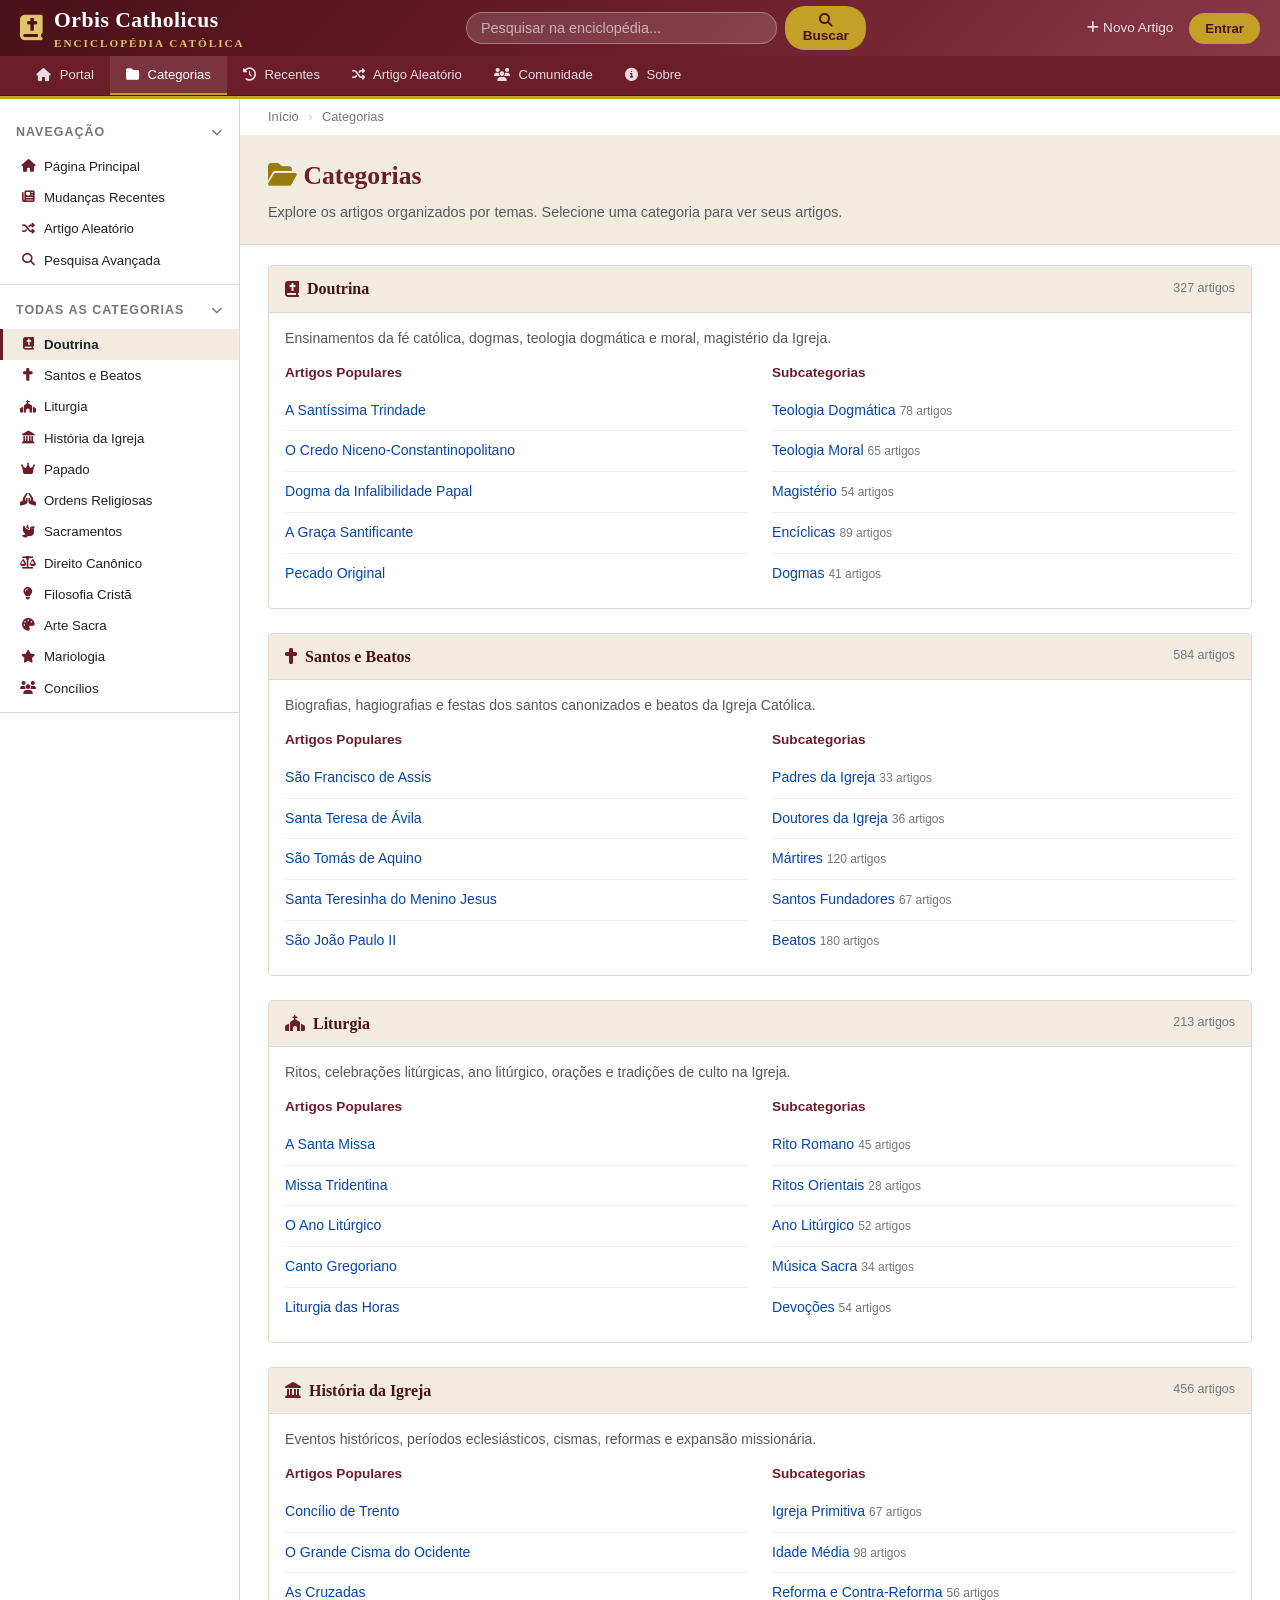
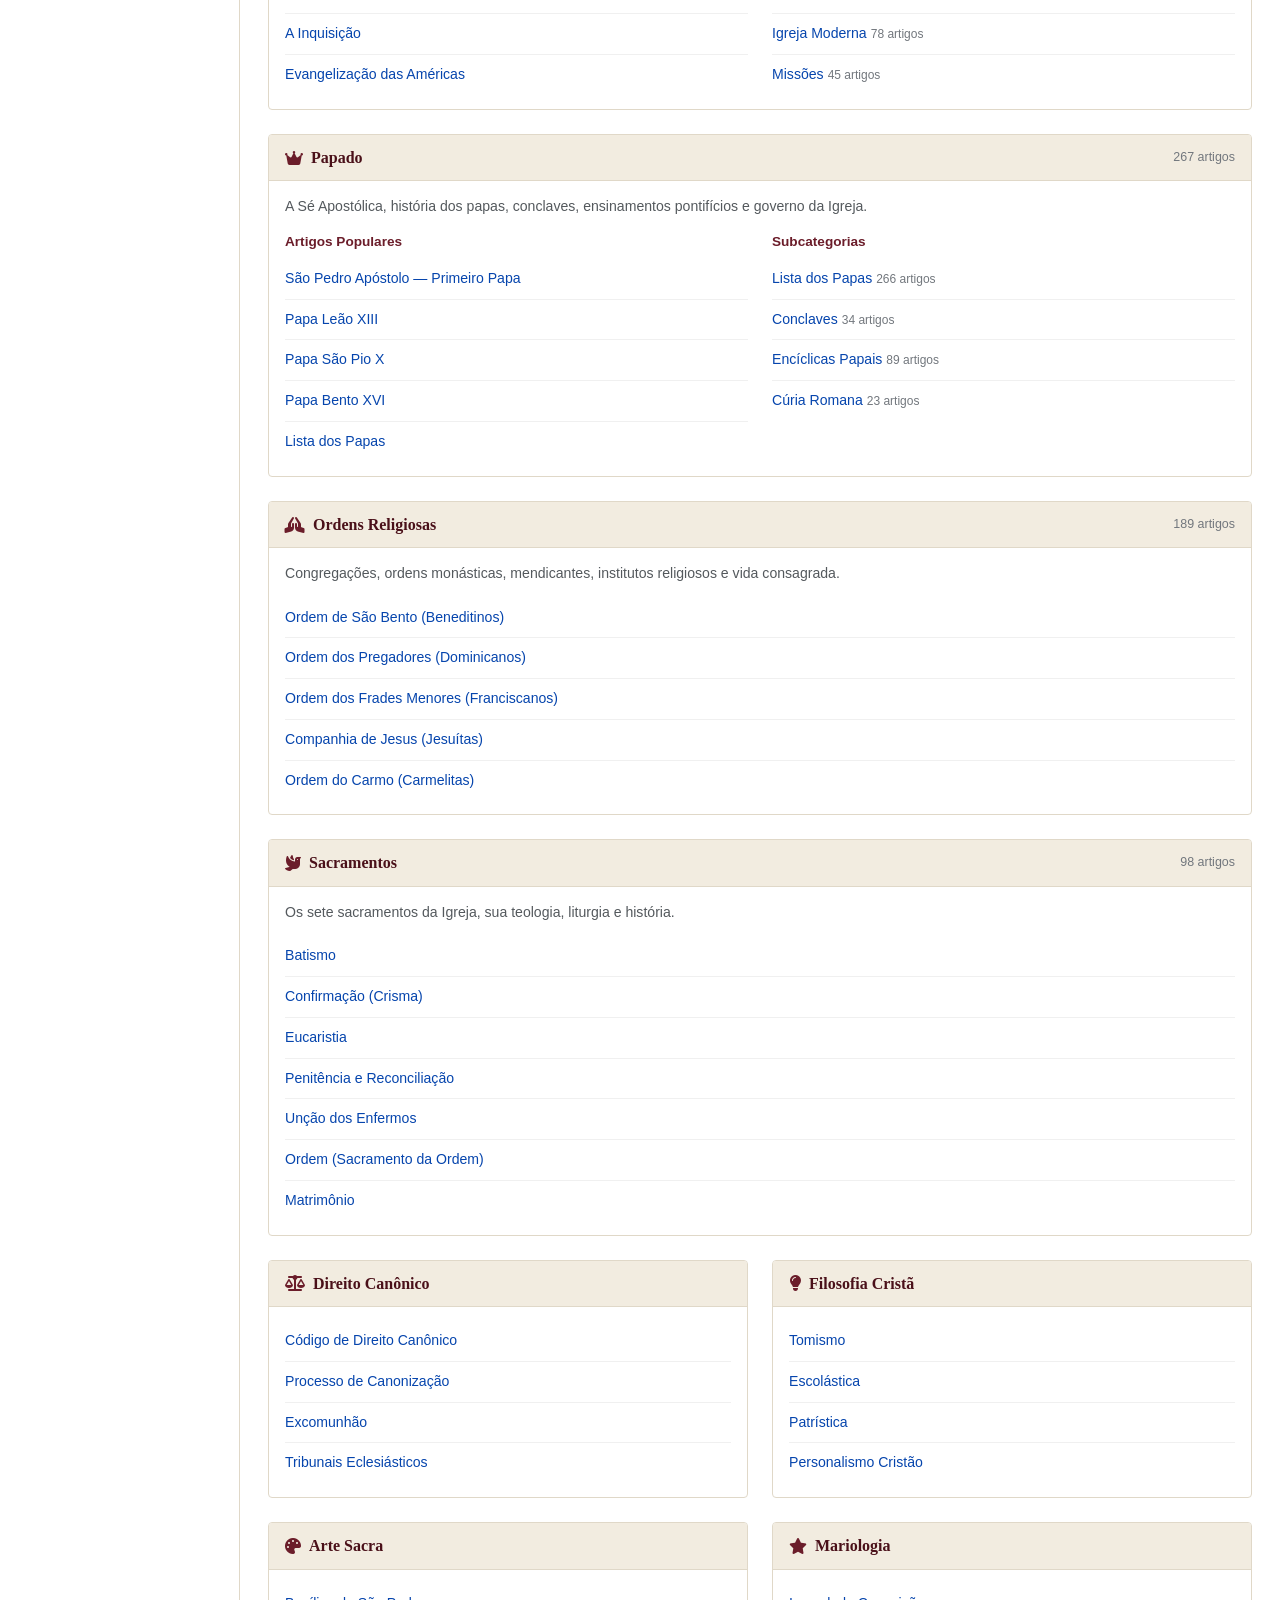
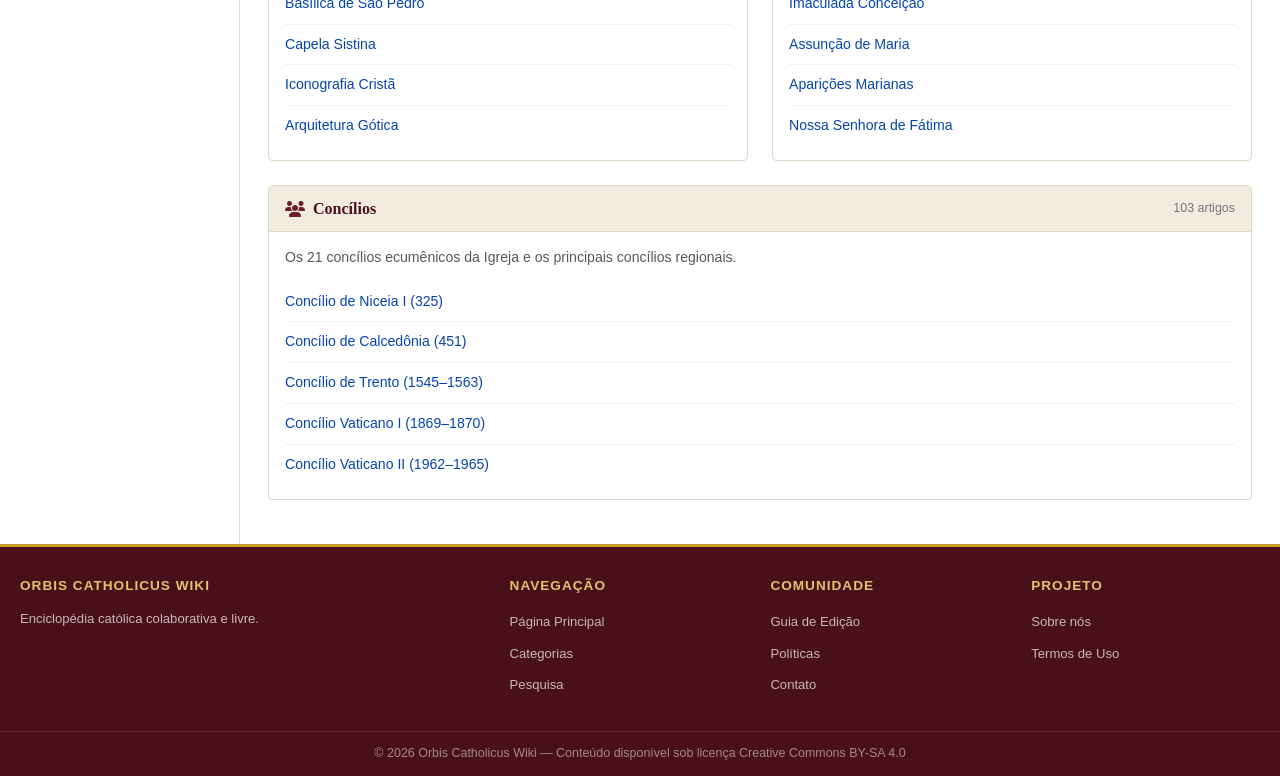
<file: category.html>
<!DOCTYPE html>
<html lang="pt-BR">
<head>
    <meta charset="UTF-8">
    <meta name="viewport" content="width=device-width, initial-scale=1.0">
    <title>Categorias — Orbis Catholicus Wiki</title>
    <meta name="description" content="Explore os artigos do Orbis Catholicus Wiki organizados por categoria: doutrina, santos, liturgia, história e muito mais.">
    <link rel="stylesheet" href="css/style.css">
    <link rel="stylesheet" href="https://cdnjs.cloudflare.com/ajax/libs/font-awesome/6.5.1/css/all.min.css" integrity="sha512-DTOQO9RWCH3ppGqcWaEA1BIZOC6xxalwEsw9c2QQeAIftl+Vegovlnee1c9QX4TctnWMn13TZye+giMm8e2LwA==" crossorigin="anonymous" referrerpolicy="no-referrer" />
</head>
<body>

    <!-- Header -->
    <header class="site-header">
        <div class="header-top">
            <button class="sidebar-toggle" id="sidebarToggle" aria-label="Menu">
                <i class="fas fa-bars"></i>
            </button>
            <div class="logo-area">
                <i class="fas fa-book-bible logo-icon"></i>
                <h1>
                    <a href="index.html">Orbis Catholicus</a>
                    <span class="subtitle">Enciclopédia Católica</span>
                </h1>
            </div>
            <form class="header-search" action="search.html" method="get">
                <input type="search" name="q" placeholder="Pesquisar na enciclopédia..." aria-label="Pesquisar">
                <button type="submit"><i class="fas fa-search"></i> Buscar</button>
            </form>
            <div class="header-user">
                <a href="#" class="btn-create"><i class="fas fa-plus"></i> Novo Artigo</a>
                <a href="#" class="btn-login">Entrar</a>
            </div>
        </div>
        <nav class="nav-bar">
            <ul>
                <li><a href="index.html"><i class="fas fa-home"></i> Portal</a></li>
                <li><a href="category.html" class="active"><i class="fas fa-folder"></i> Categorias</a></li>
                <li><a href="#"><i class="fas fa-clock-rotate-left"></i> Recentes</a></li>
                <li><a href="#"><i class="fas fa-random"></i> Artigo Aleatório</a></li>
                <li><a href="#"><i class="fas fa-users"></i> Comunidade</a></li>
                <li><a href="#"><i class="fas fa-circle-info"></i> Sobre</a></li>
            </ul>
        </nav>
    </header>

    <div class="sidebar-overlay" id="sidebarOverlay"></div>

    <div class="main-layout">
        <!-- Sidebar -->
        <aside class="sidebar" id="sidebar">
            <div class="sidebar-section">
                <h3>Navegação <i class="fas fa-chevron-down toggle"></i></h3>
                <ul class="sidebar-links">
                    <li><a href="index.html"><i class="fas fa-home"></i> Página Principal</a></li>
                    <li><a href="#"><i class="fas fa-newspaper"></i> Mudanças Recentes</a></li>
                    <li><a href="#"><i class="fas fa-random"></i> Artigo Aleatório</a></li>
                    <li><a href="search.html"><i class="fas fa-search"></i> Pesquisa Avançada</a></li>
                </ul>
            </div>
            <div class="sidebar-section">
                <h3>Todas as Categorias <i class="fas fa-chevron-down toggle"></i></h3>
                <ul class="sidebar-links">
                    <li class="active"><a href="#doutrina"><i class="fas fa-book-bible"></i> Doutrina</a></li>
                    <li><a href="#santos"><i class="fas fa-cross"></i> Santos e Beatos</a></li>
                    <li><a href="#liturgia"><i class="fas fa-church"></i> Liturgia</a></li>
                    <li><a href="#historia"><i class="fas fa-landmark"></i> História da Igreja</a></li>
                    <li><a href="#papado"><i class="fas fa-crown"></i> Papado</a></li>
                    <li><a href="#ordens"><i class="fas fa-hands-praying"></i> Ordens Religiosas</a></li>
                    <li><a href="#sacramentos"><i class="fas fa-dove"></i> Sacramentos</a></li>
                    <li><a href="#direito"><i class="fas fa-scale-balanced"></i> Direito Canônico</a></li>
                    <li><a href="#filosofia"><i class="fas fa-lightbulb"></i> Filosofia Cristã</a></li>
                    <li><a href="#arte"><i class="fas fa-palette"></i> Arte Sacra</a></li>
                    <li><a href="#mariologia"><i class="fas fa-star"></i> Mariologia</a></li>
                    <li><a href="#concilios"><i class="fas fa-users"></i> Concílios</a></li>
                </ul>
            </div>
        </aside>

        <!-- Content -->
        <main class="content-area">
            <!-- Breadcrumbs -->
            <div class="breadcrumbs">
                <a href="index.html">Início</a> <span>›</span>
                Categorias
            </div>

            <div class="category-header">
                <h1><i class="fas fa-folder-open" style="color: var(--gold-dark);"></i> Categorias</h1>
                <p>Explore os artigos organizados por temas. Selecione uma categoria para ver seus artigos.</p>
            </div>

            <div class="category-body">

                <!-- Doutrina -->
                <div class="section-box" style="margin-bottom: 24px;" id="doutrina">
                    <div class="section-box-header">
                        <i class="fas fa-book-bible"></i>
                        <h3>Doutrina</h3>
                        <span style="margin-left: auto; font-size: 0.78rem; color: var(--text-muted);">327 artigos</span>
                    </div>
                    <div class="section-box-body">
                        <p style="margin-bottom: 12px; color: var(--text-secondary); font-size: 0.88rem;">
                            Ensinamentos da fé católica, dogmas, teologia dogmática e moral, magistério da Igreja.
                        </p>
                        <div class="section-grid" style="margin-bottom: 0;">
                            <div>
                                <h4 style="font-size: 0.85rem; color: var(--primary); margin-bottom: 6px;">Artigos Populares</h4>
                                <ul class="article-list">
                                    <li><a href="article.html">A Santíssima Trindade</a></li>
                                    <li><a href="#">O Credo Niceno-Constantinopolitano</a></li>
                                    <li><a href="#">Dogma da Infalibilidade Papal</a></li>
                                    <li><a href="#">A Graça Santificante</a></li>
                                    <li><a href="#">Pecado Original</a></li>
                                </ul>
                            </div>
                            <div>
                                <h4 style="font-size: 0.85rem; color: var(--primary); margin-bottom: 6px;">Subcategorias</h4>
                                <ul class="article-list">
                                    <li><a href="#">Teologia Dogmática</a> <span class="article-meta">78 artigos</span></li>
                                    <li><a href="#">Teologia Moral</a> <span class="article-meta">65 artigos</span></li>
                                    <li><a href="#">Magistério</a> <span class="article-meta">54 artigos</span></li>
                                    <li><a href="#">Encíclicas</a> <span class="article-meta">89 artigos</span></li>
                                    <li><a href="#">Dogmas</a> <span class="article-meta">41 artigos</span></li>
                                </ul>
                            </div>
                        </div>
                    </div>
                </div>

                <!-- Santos e Beatos -->
                <div class="section-box" style="margin-bottom: 24px;" id="santos">
                    <div class="section-box-header">
                        <i class="fas fa-cross"></i>
                        <h3>Santos e Beatos</h3>
                        <span style="margin-left: auto; font-size: 0.78rem; color: var(--text-muted);">584 artigos</span>
                    </div>
                    <div class="section-box-body">
                        <p style="margin-bottom: 12px; color: var(--text-secondary); font-size: 0.88rem;">
                            Biografias, hagiografias e festas dos santos canonizados e beatos da Igreja Católica.
                        </p>
                        <div class="section-grid" style="margin-bottom: 0;">
                            <div>
                                <h4 style="font-size: 0.85rem; color: var(--primary); margin-bottom: 6px;">Artigos Populares</h4>
                                <ul class="article-list">
                                    <li><a href="#">São Francisco de Assis</a></li>
                                    <li><a href="#">Santa Teresa de Ávila</a></li>
                                    <li><a href="#">São Tomás de Aquino</a></li>
                                    <li><a href="#">Santa Teresinha do Menino Jesus</a></li>
                                    <li><a href="#">São João Paulo II</a></li>
                                </ul>
                            </div>
                            <div>
                                <h4 style="font-size: 0.85rem; color: var(--primary); margin-bottom: 6px;">Subcategorias</h4>
                                <ul class="article-list">
                                    <li><a href="#">Padres da Igreja</a> <span class="article-meta">33 artigos</span></li>
                                    <li><a href="#">Doutores da Igreja</a> <span class="article-meta">36 artigos</span></li>
                                    <li><a href="#">Mártires</a> <span class="article-meta">120 artigos</span></li>
                                    <li><a href="#">Santos Fundadores</a> <span class="article-meta">67 artigos</span></li>
                                    <li><a href="#">Beatos</a> <span class="article-meta">180 artigos</span></li>
                                </ul>
                            </div>
                        </div>
                    </div>
                </div>

                <!-- Liturgia -->
                <div class="section-box" style="margin-bottom: 24px;" id="liturgia">
                    <div class="section-box-header">
                        <i class="fas fa-church"></i>
                        <h3>Liturgia</h3>
                        <span style="margin-left: auto; font-size: 0.78rem; color: var(--text-muted);">213 artigos</span>
                    </div>
                    <div class="section-box-body">
                        <p style="margin-bottom: 12px; color: var(--text-secondary); font-size: 0.88rem;">
                            Ritos, celebrações litúrgicas, ano litúrgico, orações e tradições de culto na Igreja.
                        </p>
                        <div class="section-grid" style="margin-bottom: 0;">
                            <div>
                                <h4 style="font-size: 0.85rem; color: var(--primary); margin-bottom: 6px;">Artigos Populares</h4>
                                <ul class="article-list">
                                    <li><a href="#">A Santa Missa</a></li>
                                    <li><a href="#">Missa Tridentina</a></li>
                                    <li><a href="#">O Ano Litúrgico</a></li>
                                    <li><a href="#">Canto Gregoriano</a></li>
                                    <li><a href="#">Liturgia das Horas</a></li>
                                </ul>
                            </div>
                            <div>
                                <h4 style="font-size: 0.85rem; color: var(--primary); margin-bottom: 6px;">Subcategorias</h4>
                                <ul class="article-list">
                                    <li><a href="#">Rito Romano</a> <span class="article-meta">45 artigos</span></li>
                                    <li><a href="#">Ritos Orientais</a> <span class="article-meta">28 artigos</span></li>
                                    <li><a href="#">Ano Litúrgico</a> <span class="article-meta">52 artigos</span></li>
                                    <li><a href="#">Música Sacra</a> <span class="article-meta">34 artigos</span></li>
                                    <li><a href="#">Devoções</a> <span class="article-meta">54 artigos</span></li>
                                </ul>
                            </div>
                        </div>
                    </div>
                </div>

                <!-- História da Igreja -->
                <div class="section-box" style="margin-bottom: 24px;" id="historia">
                    <div class="section-box-header">
                        <i class="fas fa-landmark"></i>
                        <h3>História da Igreja</h3>
                        <span style="margin-left: auto; font-size: 0.78rem; color: var(--text-muted);">456 artigos</span>
                    </div>
                    <div class="section-box-body">
                        <p style="margin-bottom: 12px; color: var(--text-secondary); font-size: 0.88rem;">
                            Eventos históricos, períodos eclesiásticos, cismas, reformas e expansão missionária.
                        </p>
                        <div class="section-grid" style="margin-bottom: 0;">
                            <div>
                                <h4 style="font-size: 0.85rem; color: var(--primary); margin-bottom: 6px;">Artigos Populares</h4>
                                <ul class="article-list">
                                    <li><a href="article.html">Concílio de Trento</a></li>
                                    <li><a href="#">O Grande Cisma do Ocidente</a></li>
                                    <li><a href="#">As Cruzadas</a></li>
                                    <li><a href="#">A Inquisição</a></li>
                                    <li><a href="#">Evangelização das Américas</a></li>
                                </ul>
                            </div>
                            <div>
                                <h4 style="font-size: 0.85rem; color: var(--primary); margin-bottom: 6px;">Subcategorias</h4>
                                <ul class="article-list">
                                    <li><a href="#">Igreja Primitiva</a> <span class="article-meta">67 artigos</span></li>
                                    <li><a href="#">Idade Média</a> <span class="article-meta">98 artigos</span></li>
                                    <li><a href="#">Reforma e Contra-Reforma</a> <span class="article-meta">56 artigos</span></li>
                                    <li><a href="#">Igreja Moderna</a> <span class="article-meta">78 artigos</span></li>
                                    <li><a href="#">Missões</a> <span class="article-meta">45 artigos</span></li>
                                </ul>
                            </div>
                        </div>
                    </div>
                </div>

                <!-- Papado -->
                <div class="section-box" style="margin-bottom: 24px;" id="papado">
                    <div class="section-box-header">
                        <i class="fas fa-crown"></i>
                        <h3>Papado</h3>
                        <span style="margin-left: auto; font-size: 0.78rem; color: var(--text-muted);">267 artigos</span>
                    </div>
                    <div class="section-box-body">
                        <p style="margin-bottom: 12px; color: var(--text-secondary); font-size: 0.88rem;">
                            A Sé Apostólica, história dos papas, conclaves, ensinamentos pontifícios e governo da Igreja.
                        </p>
                        <div class="section-grid" style="margin-bottom: 0;">
                            <div>
                                <h4 style="font-size: 0.85rem; color: var(--primary); margin-bottom: 6px;">Artigos Populares</h4>
                                <ul class="article-list">
                                    <li><a href="#">São Pedro Apóstolo — Primeiro Papa</a></li>
                                    <li><a href="#">Papa Leão XIII</a></li>
                                    <li><a href="#">Papa São Pio X</a></li>
                                    <li><a href="#">Papa Bento XVI</a></li>
                                    <li><a href="#">Lista dos Papas</a></li>
                                </ul>
                            </div>
                            <div>
                                <h4 style="font-size: 0.85rem; color: var(--primary); margin-bottom: 6px;">Subcategorias</h4>
                                <ul class="article-list">
                                    <li><a href="#">Lista dos Papas</a> <span class="article-meta">266 artigos</span></li>
                                    <li><a href="#">Conclaves</a> <span class="article-meta">34 artigos</span></li>
                                    <li><a href="#">Encíclicas Papais</a> <span class="article-meta">89 artigos</span></li>
                                    <li><a href="#">Cúria Romana</a> <span class="article-meta">23 artigos</span></li>
                                </ul>
                            </div>
                        </div>
                    </div>
                </div>

                <!-- Ordens Religiosas -->
                <div class="section-box" style="margin-bottom: 24px;" id="ordens">
                    <div class="section-box-header">
                        <i class="fas fa-hands-praying"></i>
                        <h3>Ordens Religiosas</h3>
                        <span style="margin-left: auto; font-size: 0.78rem; color: var(--text-muted);">189 artigos</span>
                    </div>
                    <div class="section-box-body">
                        <p style="margin-bottom: 12px; color: var(--text-secondary); font-size: 0.88rem;">
                            Congregações, ordens monásticas, mendicantes, institutos religiosos e vida consagrada.
                        </p>
                        <ul class="article-list">
                            <li><a href="#">Ordem de São Bento (Beneditinos)</a></li>
                            <li><a href="#">Ordem dos Pregadores (Dominicanos)</a></li>
                            <li><a href="#">Ordem dos Frades Menores (Franciscanos)</a></li>
                            <li><a href="#">Companhia de Jesus (Jesuítas)</a></li>
                            <li><a href="#">Ordem do Carmo (Carmelitas)</a></li>
                        </ul>
                    </div>
                </div>

                <!-- Sacramentos -->
                <div class="section-box" style="margin-bottom: 24px;" id="sacramentos">
                    <div class="section-box-header">
                        <i class="fas fa-dove"></i>
                        <h3>Sacramentos</h3>
                        <span style="margin-left: auto; font-size: 0.78rem; color: var(--text-muted);">98 artigos</span>
                    </div>
                    <div class="section-box-body">
                        <p style="margin-bottom: 12px; color: var(--text-secondary); font-size: 0.88rem;">
                            Os sete sacramentos da Igreja, sua teologia, liturgia e história.
                        </p>
                        <ul class="article-list">
                            <li><a href="#">Batismo</a></li>
                            <li><a href="#">Confirmação (Crisma)</a></li>
                            <li><a href="#">Eucaristia</a></li>
                            <li><a href="#">Penitência e Reconciliação</a></li>
                            <li><a href="#">Unção dos Enfermos</a></li>
                            <li><a href="#">Ordem (Sacramento da Ordem)</a></li>
                            <li><a href="#">Matrimônio</a></li>
                        </ul>
                    </div>
                </div>

                <!-- More categories in compact grid -->
                <div class="section-grid" style="margin-bottom: 24px;">
                    <div class="section-box" id="direito">
                        <div class="section-box-header">
                            <i class="fas fa-scale-balanced"></i>
                            <h3>Direito Canônico</h3>
                        </div>
                        <div class="section-box-body">
                            <ul class="article-list">
                                <li><a href="#">Código de Direito Canônico</a></li>
                                <li><a href="#">Processo de Canonização</a></li>
                                <li><a href="#">Excomunhão</a></li>
                                <li><a href="#">Tribunais Eclesiásticos</a></li>
                            </ul>
                        </div>
                    </div>

                    <div class="section-box" id="filosofia">
                        <div class="section-box-header">
                            <i class="fas fa-lightbulb"></i>
                            <h3>Filosofia Cristã</h3>
                        </div>
                        <div class="section-box-body">
                            <ul class="article-list">
                                <li><a href="#">Tomismo</a></li>
                                <li><a href="#">Escolástica</a></li>
                                <li><a href="#">Patrística</a></li>
                                <li><a href="#">Personalismo Cristão</a></li>
                            </ul>
                        </div>
                    </div>
                </div>

                <div class="section-grid" style="margin-bottom: 24px;">
                    <div class="section-box" id="arte">
                        <div class="section-box-header">
                            <i class="fas fa-palette"></i>
                            <h3>Arte Sacra</h3>
                        </div>
                        <div class="section-box-body">
                            <ul class="article-list">
                                <li><a href="#">Basílica de São Pedro</a></li>
                                <li><a href="#">Capela Sistina</a></li>
                                <li><a href="#">Iconografia Cristã</a></li>
                                <li><a href="#">Arquitetura Gótica</a></li>
                            </ul>
                        </div>
                    </div>

                    <div class="section-box" id="mariologia">
                        <div class="section-box-header">
                            <i class="fas fa-star"></i>
                            <h3>Mariologia</h3>
                        </div>
                        <div class="section-box-body">
                            <ul class="article-list">
                                <li><a href="#">Imaculada Conceição</a></li>
                                <li><a href="#">Assunção de Maria</a></li>
                                <li><a href="#">Aparições Marianas</a></li>
                                <li><a href="#">Nossa Senhora de Fátima</a></li>
                            </ul>
                        </div>
                    </div>
                </div>

                <!-- Concílios -->
                <div class="section-box" style="margin-bottom: 24px;" id="concilios">
                    <div class="section-box-header">
                        <i class="fas fa-users"></i>
                        <h3>Concílios</h3>
                        <span style="margin-left: auto; font-size: 0.78rem; color: var(--text-muted);">103 artigos</span>
                    </div>
                    <div class="section-box-body">
                        <p style="margin-bottom: 12px; color: var(--text-secondary); font-size: 0.88rem;">
                            Os 21 concílios ecumênicos da Igreja e os principais concílios regionais.
                        </p>
                        <ul class="article-list">
                            <li><a href="#">Concílio de Niceia I (325)</a></li>
                            <li><a href="#">Concílio de Calcedônia (451)</a></li>
                            <li><a href="article.html">Concílio de Trento (1545–1563)</a></li>
                            <li><a href="#">Concílio Vaticano I (1869–1870)</a></li>
                            <li><a href="#">Concílio Vaticano II (1962–1965)</a></li>
                        </ul>
                    </div>
                </div>

            </div>
        </main>
    </div>

    <!-- Footer -->
    <footer class="site-footer">
        <div class="footer-content">
            <div class="footer-section">
                <h4>Orbis Catholicus Wiki</h4>
                <p>Enciclopédia católica colaborativa e livre.</p>
            </div>
            <div class="footer-section">
                <h4>Navegação</h4>
                <ul>
                    <li><a href="index.html">Página Principal</a></li>
                    <li><a href="category.html">Categorias</a></li>
                    <li><a href="search.html">Pesquisa</a></li>
                </ul>
            </div>
            <div class="footer-section">
                <h4>Comunidade</h4>
                <ul>
                    <li><a href="#">Guia de Edição</a></li>
                    <li><a href="#">Políticas</a></li>
                    <li><a href="#">Contato</a></li>
                </ul>
            </div>
            <div class="footer-section">
                <h4>Projeto</h4>
                <ul>
                    <li><a href="#">Sobre nós</a></li>
                    <li><a href="#">Termos de Uso</a></li>
                </ul>
            </div>
        </div>
        <div class="footer-bottom">
            <p>© 2026 Orbis Catholicus Wiki — Conteúdo disponível sob licença Creative Commons BY-SA 4.0</p>
        </div>
    </footer>

    <button class="scroll-top" id="scrollTop" aria-label="Voltar ao topo">
        <i class="fas fa-chevron-up"></i>
    </button>

    <script src="js/app.js"></script>
</body>
</html>
</file>
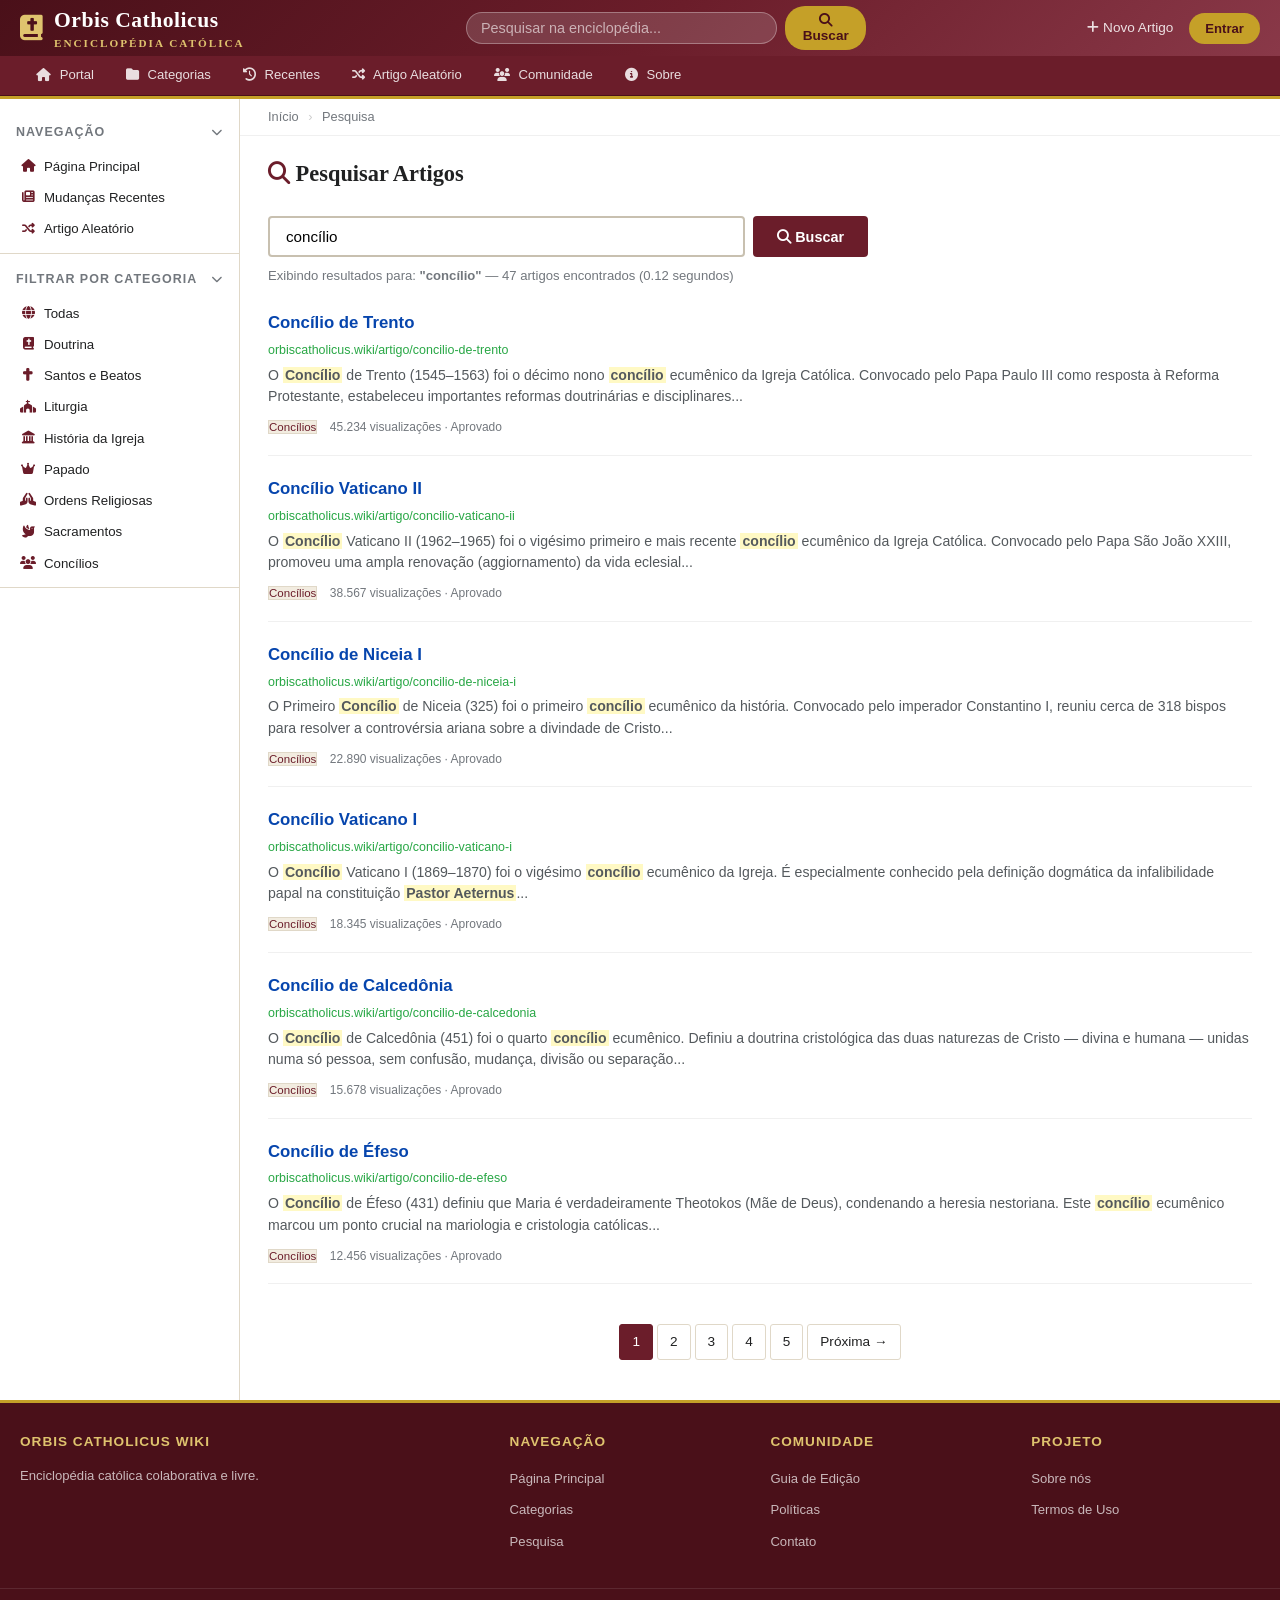
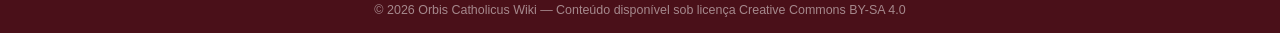
<file: search.html>
<!DOCTYPE html>
<html lang="pt-BR">
<head>
    <meta charset="UTF-8">
    <meta name="viewport" content="width=device-width, initial-scale=1.0">
    <title>Pesquisa — Orbis Catholicus Wiki</title>
    <meta name="description" content="Pesquise artigos na enciclopédia católica Orbis Catholicus Wiki.">
    <link rel="stylesheet" href="css/style.css">
    <link rel="stylesheet" href="https://cdnjs.cloudflare.com/ajax/libs/font-awesome/6.5.1/css/all.min.css" integrity="sha512-DTOQO9RWCH3ppGqcWaEA1BIZOC6xxalwEsw9c2QQeAIftl+Vegovlnee1c9QX4TctnWMn13TZye+giMm8e2LwA==" crossorigin="anonymous" referrerpolicy="no-referrer" />
</head>
<body>

    <!-- Header -->
    <header class="site-header">
        <div class="header-top">
            <button class="sidebar-toggle" id="sidebarToggle" aria-label="Menu">
                <i class="fas fa-bars"></i>
            </button>
            <div class="logo-area">
                <i class="fas fa-book-bible logo-icon"></i>
                <h1>
                    <a href="index.html">Orbis Catholicus</a>
                    <span class="subtitle">Enciclopédia Católica</span>
                </h1>
            </div>
            <form class="header-search" action="search.html" method="get">
                <input type="search" name="q" placeholder="Pesquisar na enciclopédia..." aria-label="Pesquisar">
                <button type="submit"><i class="fas fa-search"></i> Buscar</button>
            </form>
            <div class="header-user">
                <a href="#" class="btn-create"><i class="fas fa-plus"></i> Novo Artigo</a>
                <a href="#" class="btn-login">Entrar</a>
            </div>
        </div>
        <nav class="nav-bar">
            <ul>
                <li><a href="index.html"><i class="fas fa-home"></i> Portal</a></li>
                <li><a href="category.html"><i class="fas fa-folder"></i> Categorias</a></li>
                <li><a href="#"><i class="fas fa-clock-rotate-left"></i> Recentes</a></li>
                <li><a href="#"><i class="fas fa-random"></i> Artigo Aleatório</a></li>
                <li><a href="#"><i class="fas fa-users"></i> Comunidade</a></li>
                <li><a href="#"><i class="fas fa-circle-info"></i> Sobre</a></li>
            </ul>
        </nav>
    </header>

    <div class="sidebar-overlay" id="sidebarOverlay"></div>

    <div class="main-layout">
        <!-- Sidebar -->
        <aside class="sidebar" id="sidebar">
            <div class="sidebar-section">
                <h3>Navegação <i class="fas fa-chevron-down toggle"></i></h3>
                <ul class="sidebar-links">
                    <li><a href="index.html"><i class="fas fa-home"></i> Página Principal</a></li>
                    <li><a href="#"><i class="fas fa-newspaper"></i> Mudanças Recentes</a></li>
                    <li><a href="#"><i class="fas fa-random"></i> Artigo Aleatório</a></li>
                </ul>
            </div>
            <div class="sidebar-section">
                <h3>Filtrar por Categoria <i class="fas fa-chevron-down toggle"></i></h3>
                <ul class="sidebar-links">
                    <li><a href="#"><i class="fas fa-globe"></i> Todas</a></li>
                    <li><a href="#"><i class="fas fa-book-bible"></i> Doutrina</a></li>
                    <li><a href="#"><i class="fas fa-cross"></i> Santos e Beatos</a></li>
                    <li><a href="#"><i class="fas fa-church"></i> Liturgia</a></li>
                    <li><a href="#"><i class="fas fa-landmark"></i> História da Igreja</a></li>
                    <li><a href="#"><i class="fas fa-crown"></i> Papado</a></li>
                    <li><a href="#"><i class="fas fa-hands-praying"></i> Ordens Religiosas</a></li>
                    <li><a href="#"><i class="fas fa-dove"></i> Sacramentos</a></li>
                    <li><a href="#"><i class="fas fa-users"></i> Concílios</a></li>
                </ul>
            </div>
        </aside>

        <!-- Content -->
        <main class="content-area">
            <div class="breadcrumbs">
                <a href="index.html">Início</a> <span>›</span>
                Pesquisa
            </div>

            <div class="search-results">
                <!-- Search Box -->
                <div style="margin-bottom: 24px;">
                    <h2 style="border: none; margin-bottom: 16px;">
                        <i class="fas fa-search" style="color: var(--primary);"></i> Pesquisar Artigos
                    </h2>
                    <form action="search.html" method="get" style="display: flex; gap: 8px; max-width: 600px;">
                        <input type="search" name="q" value="concílio" placeholder="Digite o termo de pesquisa..."
                            style="flex: 1; padding: 10px 16px; border: 2px solid var(--border-medium); border-radius: 4px; font-size: 0.95rem; outline: none;"
                            aria-label="Pesquisar">
                        <button type="submit" 
                            style="padding: 10px 24px; background: var(--primary); color: white; border: none; border-radius: 4px; font-size: 0.9rem; cursor: pointer; font-weight: 600;">
                            <i class="fas fa-search"></i> Buscar
                        </button>
                    </form>
                    <p style="margin-top: 8px; font-size: 0.82rem; color: var(--text-muted);">
                        Exibindo resultados para: <strong>"concílio"</strong> — 47 artigos encontrados (0.12 segundos)
                    </p>
                </div>

                <!-- Results -->
                <div class="search-result-item">
                    <h3><a href="article.html">Concílio de Trento</a></h3>
                    <div class="result-url">orbiscatholicus.wiki/artigo/concilio-de-trento</div>
                    <p class="result-snippet">
                        O <em>Concílio</em> de Trento (1545–1563) foi o décimo nono <em>concílio</em> ecumênico da 
                        Igreja Católica. Convocado pelo Papa Paulo III como resposta à Reforma Protestante, estabeleceu 
                        importantes reformas doutrinárias e disciplinares...
                    </p>
                    <div style="margin-top: 6px;">
                        <span class="badge badge-category" style="font-size: 0.72rem;">Concílios</span>
                        <span style="font-size: 0.75rem; color: var(--text-muted); margin-left: 8px;">45.234 visualizações · Aprovado</span>
                    </div>
                </div>

                <div class="search-result-item">
                    <h3><a href="#">Concílio Vaticano II</a></h3>
                    <div class="result-url">orbiscatholicus.wiki/artigo/concilio-vaticano-ii</div>
                    <p class="result-snippet">
                        O <em>Concílio</em> Vaticano II (1962–1965) foi o vigésimo primeiro e mais recente <em>concílio</em> 
                        ecumênico da Igreja Católica. Convocado pelo Papa São João XXIII, promoveu uma ampla renovação 
                        (aggiornamento) da vida eclesial...
                    </p>
                    <div style="margin-top: 6px;">
                        <span class="badge badge-category" style="font-size: 0.72rem;">Concílios</span>
                        <span style="font-size: 0.75rem; color: var(--text-muted); margin-left: 8px;">38.567 visualizações · Aprovado</span>
                    </div>
                </div>

                <div class="search-result-item">
                    <h3><a href="#">Concílio de Niceia I</a></h3>
                    <div class="result-url">orbiscatholicus.wiki/artigo/concilio-de-niceia-i</div>
                    <p class="result-snippet">
                        O Primeiro <em>Concílio</em> de Niceia (325) foi o primeiro <em>concílio</em> ecumênico da 
                        história. Convocado pelo imperador Constantino I, reuniu cerca de 318 bispos para resolver a 
                        controvérsia ariana sobre a divindade de Cristo...
                    </p>
                    <div style="margin-top: 6px;">
                        <span class="badge badge-category" style="font-size: 0.72rem;">Concílios</span>
                        <span style="font-size: 0.75rem; color: var(--text-muted); margin-left: 8px;">22.890 visualizações · Aprovado</span>
                    </div>
                </div>

                <div class="search-result-item">
                    <h3><a href="#">Concílio Vaticano I</a></h3>
                    <div class="result-url">orbiscatholicus.wiki/artigo/concilio-vaticano-i</div>
                    <p class="result-snippet">
                        O <em>Concílio</em> Vaticano I (1869–1870) foi o vigésimo <em>concílio</em> ecumênico da 
                        Igreja. É especialmente conhecido pela definição dogmática da infalibilidade papal na constituição 
                        <em>Pastor Aeternus</em>...
                    </p>
                    <div style="margin-top: 6px;">
                        <span class="badge badge-category" style="font-size: 0.72rem;">Concílios</span>
                        <span style="font-size: 0.75rem; color: var(--text-muted); margin-left: 8px;">18.345 visualizações · Aprovado</span>
                    </div>
                </div>

                <div class="search-result-item">
                    <h3><a href="#">Concílio de Calcedônia</a></h3>
                    <div class="result-url">orbiscatholicus.wiki/artigo/concilio-de-calcedonia</div>
                    <p class="result-snippet">
                        O <em>Concílio</em> de Calcedônia (451) foi o quarto <em>concílio</em> ecumênico. Definiu a 
                        doutrina cristológica das duas naturezas de Cristo — divina e humana — unidas numa só pessoa, 
                        sem confusão, mudança, divisão ou separação...
                    </p>
                    <div style="margin-top: 6px;">
                        <span class="badge badge-category" style="font-size: 0.72rem;">Concílios</span>
                        <span style="font-size: 0.75rem; color: var(--text-muted); margin-left: 8px;">15.678 visualizações · Aprovado</span>
                    </div>
                </div>

                <div class="search-result-item">
                    <h3><a href="#">Concílio de Éfeso</a></h3>
                    <div class="result-url">orbiscatholicus.wiki/artigo/concilio-de-efeso</div>
                    <p class="result-snippet">
                        O <em>Concílio</em> de Éfeso (431) definiu que Maria é verdadeiramente Theotokos (Mãe de Deus), 
                        condenando a heresia nestoriana. Este <em>concílio</em> ecumênico marcou um ponto crucial na 
                        mariologia e cristologia católicas...
                    </p>
                    <div style="margin-top: 6px;">
                        <span class="badge badge-category" style="font-size: 0.72rem;">Concílios</span>
                        <span style="font-size: 0.75rem; color: var(--text-muted); margin-left: 8px;">12.456 visualizações · Aprovado</span>
                    </div>
                </div>

                <!-- Pagination -->
                <div class="pagination">
                    <span class="current">1</span>
                    <a href="#">2</a>
                    <a href="#">3</a>
                    <a href="#">4</a>
                    <a href="#">5</a>
                    <a href="#">Próxima →</a>
                </div>
            </div>
        </main>
    </div>

    <!-- Footer -->
    <footer class="site-footer">
        <div class="footer-content">
            <div class="footer-section">
                <h4>Orbis Catholicus Wiki</h4>
                <p>Enciclopédia católica colaborativa e livre.</p>
            </div>
            <div class="footer-section">
                <h4>Navegação</h4>
                <ul>
                    <li><a href="index.html">Página Principal</a></li>
                    <li><a href="category.html">Categorias</a></li>
                    <li><a href="search.html">Pesquisa</a></li>
                </ul>
            </div>
            <div class="footer-section">
                <h4>Comunidade</h4>
                <ul>
                    <li><a href="#">Guia de Edição</a></li>
                    <li><a href="#">Políticas</a></li>
                    <li><a href="#">Contato</a></li>
                </ul>
            </div>
            <div class="footer-section">
                <h4>Projeto</h4>
                <ul>
                    <li><a href="#">Sobre nós</a></li>
                    <li><a href="#">Termos de Uso</a></li>
                </ul>
            </div>
        </div>
        <div class="footer-bottom">
            <p>© 2026 Orbis Catholicus Wiki — Conteúdo disponível sob licença Creative Commons BY-SA 4.0</p>
        </div>
    </footer>

    <button class="scroll-top" id="scrollTop" aria-label="Voltar ao topo">
        <i class="fas fa-chevron-up"></i>
    </button>

    <script src="js/app.js"></script>
</body>
</html>
</file>
<file: css/style.css>
/* ============================================================
   OrbisCatholicusWiki - Tema Estilo Wikipedia Católico
   ============================================================ */

/* === Reset & Base === */
*, *::before, *::after {
    margin: 0;
    padding: 0;
    box-sizing: border-box;
}

:root {
    --primary: #6b1d2a;
    --primary-dark: #4a1019;
    --primary-light: #8b3a4a;
    --gold: #c5a028;
    --gold-light: #dfc36e;
    --gold-dark: #9a7b10;
    --bg-body: #f6f6f6;
    --bg-content: #ffffff;
    --bg-sidebar: #f9f9f9;
    --bg-infobox: #fdf5e6;
    --bg-header: #f2ece0;
    --border-light: #e0d8c8;
    --border-medium: #c8c0b0;
    --text-primary: #202122;
    --text-secondary: #54595d;
    --text-muted: #72777d;
    --link-color: #0645ad;
    --link-visited: #6b3fa0;
    --link-hover: #3366cc;
    --success: #28a745;
    --warning: #ffc107;
    --danger: #dc3545;
    --info: #17a2b8;
    --shadow-sm: 0 1px 3px rgba(0,0,0,0.08);
    --shadow-md: 0 2px 8px rgba(0,0,0,0.12);
    --font-serif: 'Linux Libertine', 'Georgia', 'Times', serif;
    --font-sans: 'Helvetica Neue', 'Arial', sans-serif;
    --max-width: 1340px;
    --sidebar-width: 240px;
}

html {
    font-size: 16px;
    scroll-behavior: smooth;
}

body {
    font-family: var(--font-sans);
    background: var(--bg-body);
    color: var(--text-primary);
    line-height: 1.6;
    min-height: 100vh;
}

a {
    color: var(--link-color);
    text-decoration: none;
}

a:visited {
    color: var(--link-visited);
}

a:hover {
    text-decoration: underline;
    color: var(--link-hover);
}

img {
    max-width: 100%;
    height: auto;
}

/* === Header/Banner === */
.site-header {
    background: linear-gradient(135deg, var(--primary-dark) 0%, var(--primary) 50%, var(--primary-light) 100%);
    color: white;
    border-bottom: 3px solid var(--gold);
    position: sticky;
    top: 0;
    z-index: 1000;
}

.header-top {
    max-width: var(--max-width);
    margin: 0 auto;
    display: flex;
    align-items: center;
    justify-content: space-between;
    padding: 0 20px;
    height: 56px;
}

.logo-area {
    display: flex;
    align-items: center;
    gap: 12px;
}

.logo-area .logo-icon {
    font-size: 1.6rem;
    color: var(--gold-light);
}

.logo-area h1 {
    font-family: var(--font-serif);
    font-size: 1.35rem;
    font-weight: 600;
    letter-spacing: 0.5px;
    color: white;
}

.logo-area h1 a {
    color: white;
    text-decoration: none;
}

.logo-area h1 a:hover {
    text-decoration: none;
    color: var(--gold-light);
}

.logo-area .subtitle {
    font-size: 0.7rem;
    color: var(--gold-light);
    text-transform: uppercase;
    letter-spacing: 2px;
    display: block;
    margin-top: -2px;
}

.header-search {
    display: flex;
    align-items: center;
    gap: 8px;
    flex: 0 1 400px;
}

.header-search input[type="search"] {
    width: 100%;
    padding: 7px 14px;
    border: 1px solid rgba(255,255,255,0.3);
    border-radius: 20px;
    background: rgba(255,255,255,0.15);
    color: white;
    font-size: 0.9rem;
    outline: none;
    transition: all 0.3s ease;
}

.header-search input[type="search"]::placeholder {
    color: rgba(255,255,255,0.6);
}

.header-search input[type="search"]:focus {
    background: rgba(255,255,255,0.95);
    color: var(--text-primary);
    border-color: var(--gold);
}

.header-search input[type="search"]:focus::placeholder {
    color: var(--text-muted);
}

.header-search button {
    background: var(--gold);
    border: none;
    color: var(--primary-dark);
    padding: 7px 16px;
    border-radius: 20px;
    cursor: pointer;
    font-weight: 600;
    font-size: 0.85rem;
    transition: background 0.2s;
}

.header-search button:hover {
    background: var(--gold-light);
}

.header-user {
    display: flex;
    align-items: center;
    gap: 16px;
}

.header-user a {
    color: rgba(255,255,255,0.85);
    font-size: 0.85rem;
    text-decoration: none;
}

.header-user a:hover {
    color: white;
    text-decoration: none;
}

.header-user .btn-login {
    background: var(--gold);
    color: var(--primary-dark);
    padding: 5px 16px;
    border-radius: 16px;
    font-weight: 600;
    font-size: 0.82rem;
}

.header-user .btn-login:hover {
    background: var(--gold-light);
}

/* === Navigation Bar === */
.nav-bar {
    background: var(--primary);
    border-bottom: 1px solid var(--primary-dark);
}

.nav-bar ul {
    max-width: var(--max-width);
    margin: 0 auto;
    padding: 0 20px;
    list-style: none;
    display: flex;
    gap: 0;
}

.nav-bar li a {
    display: block;
    padding: 8px 16px;
    color: rgba(255,255,255,0.85);
    font-size: 0.82rem;
    text-decoration: none;
    transition: background 0.2s;
    border-bottom: 2px solid transparent;
}

.nav-bar li a:hover,
.nav-bar li a.active {
    background: rgba(255,255,255,0.1);
    color: white;
    border-bottom-color: var(--gold);
    text-decoration: none;
}

.nav-bar li a i {
    margin-right: 5px;
}

/* === Main Layout === */
.main-layout {
    max-width: var(--max-width);
    margin: 0 auto;
    display: flex;
    gap: 0;
    min-height: calc(100vh - 130px);
}

/* === Sidebar === */
.sidebar {
    width: var(--sidebar-width);
    min-width: var(--sidebar-width);
    background: var(--bg-content);
    border-right: 1px solid var(--border-light);
    padding: 16px 0;
    font-size: 0.85rem;
}

.sidebar-section {
    margin-bottom: 8px;
    border-bottom: 1px solid var(--border-light);
}

.sidebar-section h3 {
    font-size: 0.78rem;
    text-transform: uppercase;
    letter-spacing: 1px;
    color: var(--text-muted);
    padding: 8px 16px;
    margin: 0;
    cursor: pointer;
    display: flex;
    align-items: center;
    justify-content: space-between;
}

.sidebar-section h3 i.toggle {
    font-size: 0.7rem;
    transition: transform 0.2s;
}

.sidebar-section.collapsed h3 i.toggle {
    transform: rotate(-90deg);
}

.sidebar-section.collapsed .sidebar-links {
    display: none;
}

.sidebar-links {
    list-style: none;
    padding: 0 0 8px 0;
}

.sidebar-links li a {
    display: flex;
    align-items: center;
    gap: 8px;
    padding: 5px 16px 5px 20px;
    color: var(--text-primary);
    font-size: 0.83rem;
    transition: background 0.15s;
}

.sidebar-links li a:hover {
    background: var(--bg-header);
    text-decoration: none;
}

.sidebar-links li a:visited {
    color: var(--text-primary);
}

.sidebar-links li a i {
    color: var(--primary);
    width: 16px;
    text-align: center;
    font-size: 0.8rem;
}

.sidebar-links li.active a {
    background: var(--bg-header);
    font-weight: 600;
    border-left: 3px solid var(--primary);
    padding-left: 17px;
}

/* === Content Area === */
.content-area {
    flex: 1;
    background: var(--bg-content);
    padding: 0;
    min-width: 0;
}

/* === Portal/Main Page === */
.portal-banner {
    background: linear-gradient(135deg, var(--bg-header) 0%, #f8f3e8 100%);
    border-bottom: 1px solid var(--border-light);
    padding: 32px 28px 24px;
    text-align: center;
}

.portal-banner h2 {
    font-family: var(--font-serif);
    font-size: 2rem;
    color: var(--primary);
    margin-bottom: 4px;
}

.portal-banner .portal-subtitle {
    font-size: 0.95rem;
    color: var(--text-secondary);
    font-style: italic;
}

.portal-stats {
    display: flex;
    justify-content: center;
    gap: 32px;
    margin-top: 16px;
    flex-wrap: wrap;
}

.portal-stats .stat {
    text-align: center;
}

.portal-stats .stat-number {
    font-size: 1.5rem;
    font-weight: 700;
    color: var(--primary);
    display: block;
}

.portal-stats .stat-label {
    font-size: 0.75rem;
    color: var(--text-muted);
    text-transform: uppercase;
    letter-spacing: 0.5px;
}

.portal-content {
    padding: 24px 28px;
}

/* === Grid sections === */
.section-grid {
    display: grid;
    grid-template-columns: 1fr 1fr;
    gap: 24px;
    margin-bottom: 28px;
}

.section-grid.three-cols {
    grid-template-columns: repeat(3, 1fr);
}

.section-box {
    border: 1px solid var(--border-light);
    border-radius: 4px;
    overflow: hidden;
}

.section-box-header {
    background: var(--bg-header);
    padding: 10px 16px;
    border-bottom: 1px solid var(--border-light);
    display: flex;
    align-items: center;
    gap: 8px;
}

.section-box-header i {
    color: var(--primary);
}

.section-box-header h3 {
    font-family: var(--font-serif);
    font-size: 1rem;
    font-weight: 600;
    color: var(--primary-dark);
    margin: 0;
}

.section-box-body {
    padding: 14px 16px;
    font-size: 0.9rem;
    line-height: 1.65;
}

.section-box-body p {
    margin-bottom: 10px;
}

/* === Featured Article === */
.featured-article {
    border: 1px solid var(--gold);
    border-radius: 4px;
    margin-bottom: 28px;
    overflow: hidden;
}

.featured-article .featured-header {
    background: linear-gradient(90deg, var(--primary) 0%, var(--primary-light) 100%);
    padding: 10px 16px;
    display: flex;
    align-items: center;
    gap: 8px;
}

.featured-article .featured-header i {
    color: var(--gold-light);
}

.featured-article .featured-header h3 {
    font-family: var(--font-serif);
    color: white;
    font-size: 1rem;
    margin: 0;
}

.featured-article .featured-body {
    padding: 20px;
    display: flex;
    gap: 20px;
}

.featured-article .featured-image {
    width: 200px;
    min-width: 200px;
    border-radius: 4px;
    overflow: hidden;
    border: 1px solid var(--border-light);
}

.featured-article .featured-image img {
    width: 100%;
    height: 200px;
    object-fit: cover;
}

.featured-article .featured-text {
    flex: 1;
}

.featured-article .featured-text h4 {
    font-family: var(--font-serif);
    font-size: 1.2rem;
    color: var(--primary);
    margin-bottom: 8px;
}

.featured-article .featured-text h4 a {
    color: var(--primary);
}

.featured-article .featured-text p {
    font-size: 0.9rem;
    line-height: 1.65;
    color: var(--text-secondary);
    margin-bottom: 10px;
}

.featured-article .read-more {
    font-size: 0.85rem;
    font-weight: 600;
    color: var(--link-color);
}

/* === Category Cards === */
.categories-grid {
    display: grid;
    grid-template-columns: repeat(auto-fill, minmax(200px, 1fr));
    gap: 16px;
    margin-bottom: 28px;
}

.category-card {
    border: 1px solid var(--border-light);
    border-radius: 4px;
    padding: 16px;
    text-align: center;
    transition: all 0.2s;
    background: var(--bg-content);
    cursor: pointer;
}

.category-card:hover {
    border-color: var(--primary);
    box-shadow: var(--shadow-md);
    transform: translateY(-2px);
}

.category-card i {
    font-size: 1.8rem;
    color: var(--primary);
    margin-bottom: 8px;
    display: block;
}

.category-card h4 {
    font-size: 0.9rem;
    font-weight: 600;
    color: var(--text-primary);
    margin-bottom: 4px;
}

.category-card p {
    font-size: 0.75rem;
    color: var(--text-muted);
}

.category-card a {
    text-decoration: none;
    color: inherit;
}

.category-card a:visited {
    color: inherit;
}

/* === Article List === */
.article-list {
    list-style: none;
    padding: 0;
}

.article-list li {
    padding: 8px 0;
    border-bottom: 1px solid #f0f0f0;
}

.article-list li:last-child {
    border-bottom: none;
}

.article-list li a {
    font-size: 0.88rem;
}

.article-list li .article-meta {
    font-size: 0.75rem;
    color: var(--text-muted);
    margin-top: 2px;
}

/* === Article Page === */
.article-header {
    padding: 20px 28px 12px;
    border-bottom: 1px solid var(--border-light);
}

.article-header h1 {
    font-family: var(--font-serif);
    font-size: 1.75rem;
    font-weight: 400;
    color: var(--text-primary);
    border-bottom: 1px solid var(--border-light);
    padding-bottom: 8px;
    margin-bottom: 8px;
}

.article-meta-bar {
    display: flex;
    align-items: center;
    gap: 16px;
    font-size: 0.8rem;
    color: var(--text-muted);
    flex-wrap: wrap;
}

.article-meta-bar .badge {
    display: inline-block;
    padding: 2px 8px;
    border-radius: 10px;
    font-size: 0.72rem;
    font-weight: 600;
}

.badge-category {
    background: var(--bg-header);
    color: var(--primary);
    border: 1px solid var(--border-light);
}

.badge-status {
    color: white;
}

.article-body {
    padding: 20px 28px;
    font-size: 0.93rem;
    line-height: 1.75;
}

.article-body h2 {
    font-family: var(--font-serif);
    font-size: 1.4rem;
    font-weight: 400;
    border-bottom: 1px solid var(--border-light);
    padding-bottom: 4px;
    margin: 24px 0 12px 0;
    color: var(--text-primary);
}

.article-body h3 {
    font-family: var(--font-serif);
    font-size: 1.15rem;
    font-weight: 600;
    margin: 20px 0 8px 0;
    color: var(--text-primary);
}

.article-body h4 {
    font-size: 1rem;
    font-weight: 600;
    margin: 16px 0 6px 0;
}

.article-body p {
    margin-bottom: 12px;
}

.article-body blockquote {
    border-left: 4px solid var(--gold);
    padding: 12px 20px;
    margin: 16px 0;
    background: var(--bg-infobox);
    font-style: italic;
    color: var(--text-secondary);
}

.article-body blockquote footer {
    font-style: normal;
    font-size: 0.85rem;
    color: var(--text-muted);
    margin-top: 8px;
}

.article-body ul, .article-body ol {
    margin: 8px 0 12px 24px;
}

.article-body li {
    margin-bottom: 4px;
}

/* === Table of Contents (TOC) === */
.toc {
    border: 1px solid var(--border-light);
    background: var(--bg-sidebar);
    padding: 12px 16px;
    margin: 0 0 20px 0;
    display: inline-block;
    min-width: 250px;
    max-width: 400px;
    border-radius: 4px;
}

.toc-title {
    font-weight: 600;
    font-size: 0.9rem;
    margin-bottom: 8px;
    text-align: center;
    color: var(--text-primary);
}

.toc ol {
    margin: 0;
    padding-left: 20px;
}

.toc li {
    font-size: 0.85rem;
    margin-bottom: 3px;
}

.toc a {
    color: var(--link-color);
}

/* === Infobox (sidebar article) === */
.infobox {
    float: right;
    width: 280px;
    margin: 0 0 16px 20px;
    border: 1px solid var(--border-medium);
    border-collapse: collapse;
    font-size: 0.85rem;
    background: var(--bg-sidebar);
}

.infobox-title {
    background: var(--primary);
    color: white;
    text-align: center;
    padding: 8px 12px;
    font-family: var(--font-serif);
    font-size: 1rem;
    font-weight: 600;
}

.infobox-image {
    text-align: center;
    padding: 10px;
    background: var(--bg-infobox);
}

.infobox-image img {
    max-width: 240px;
    border-radius: 2px;
}

.infobox-image .caption {
    font-size: 0.78rem;
    color: var(--text-muted);
    margin-top: 4px;
    font-style: italic;
}

.infobox table {
    width: 100%;
    border-collapse: collapse;
}

.infobox th, .infobox td {
    padding: 5px 10px;
    border-top: 1px solid var(--border-light);
    text-align: left;
    vertical-align: top;
}

.infobox th {
    background: var(--bg-header);
    font-weight: 600;
    width: 35%;
    color: var(--text-secondary);
}

.infobox-section-header {
    background: var(--bg-header);
    text-align: center;
    font-weight: 600;
    padding: 6px;
    border-top: 1px solid var(--border-medium);
    color: var(--primary);
}

/* === References === */
.references {
    border-top: 1px solid var(--border-light);
    margin-top: 24px;
    padding-top: 16px;
}

.references h2 {
    border-bottom: 1px solid var(--border-light);
    padding-bottom: 4px;
}

.references ol {
    font-size: 0.85rem;
    padding-left: 24px;
}

.references li {
    margin-bottom: 6px;
    color: var(--text-secondary);
}

/* === Tags === */
.tags-area {
    margin-top: 20px;
    padding-top: 12px;
    border-top: 1px solid var(--border-light);
}

.tag {
    display: inline-block;
    padding: 3px 10px;
    background: var(--bg-header);
    border: 1px solid var(--border-light);
    border-radius: 12px;
    font-size: 0.78rem;
    color: var(--text-secondary);
    margin: 2px 4px 2px 0;
}

.tag:hover {
    background: var(--primary);
    color: white;
    text-decoration: none;
    border-color: var(--primary);
}

/* === Article Actions Bar === */
.article-actions {
    display: flex;
    align-items: center;
    gap: 4px;
    padding: 4px 28px;
    background: var(--bg-sidebar);
    border-bottom: 1px solid var(--border-light);
    font-size: 0.82rem;
}

.article-actions a {
    padding: 6px 12px;
    color: var(--text-secondary);
    border-bottom: 2px solid transparent;
    transition: all 0.15s;
}

.article-actions a:hover {
    color: var(--primary);
    text-decoration: none;
    background: rgba(0,0,0,0.03);
}

.article-actions a.active {
    color: var(--primary);
    border-bottom-color: var(--primary);
    font-weight: 600;
}

.article-actions .sep {
    flex: 1;
}

/* === Search Results === */
.search-results {
    padding: 20px 28px;
}

.search-results h2 {
    font-family: var(--font-serif);
    font-size: 1.4rem;
    border-bottom: 1px solid var(--border-light);
    padding-bottom: 8px;
    margin-bottom: 16px;
}

.search-result-item {
    margin-bottom: 20px;
    padding-bottom: 16px;
    border-bottom: 1px solid #f0f0f0;
}

.search-result-item h3 {
    font-size: 1.05rem;
    margin-bottom: 4px;
}

.search-result-item h3 a {
    color: var(--link-color);
}

.search-result-item .result-url {
    font-size: 0.78rem;
    color: var(--success);
    margin-bottom: 4px;
}

.search-result-item .result-snippet {
    font-size: 0.88rem;
    color: var(--text-secondary);
    line-height: 1.5;
}

.search-result-item .result-snippet em {
    font-weight: 600;
    font-style: normal;
    background: #fff9c4;
    padding: 0 2px;
}

/* === Category Page === */
.category-header {
    padding: 20px 28px;
    border-bottom: 1px solid var(--border-light);
    background: var(--bg-header);
}

.category-header h1 {
    font-family: var(--font-serif);
    font-size: 1.6rem;
    color: var(--primary);
}

.category-header p {
    font-size: 0.9rem;
    color: var(--text-secondary);
    margin-top: 4px;
}

.category-body {
    padding: 20px 28px;
}

.subcategories-grid {
    display: grid;
    grid-template-columns: repeat(auto-fill, minmax(200px, 1fr));
    gap: 12px;
    margin-bottom: 24px;
}

/* === Footer === */
.site-footer {
    background: var(--primary-dark);
    color: rgba(255,255,255,0.7);
    border-top: 3px solid var(--gold);
}

.footer-content {
    max-width: var(--max-width);
    margin: 0 auto;
    padding: 28px 20px;
    display: grid;
    grid-template-columns: 2fr 1fr 1fr 1fr;
    gap: 32px;
}

.footer-section h4 {
    color: var(--gold-light);
    font-size: 0.85rem;
    text-transform: uppercase;
    letter-spacing: 1px;
    margin-bottom: 12px;
}

.footer-section p {
    font-size: 0.82rem;
    line-height: 1.6;
}

.footer-section ul {
    list-style: none;
}

.footer-section ul li {
    margin-bottom: 6px;
}

.footer-section ul li a {
    color: rgba(255,255,255,0.7);
    font-size: 0.82rem;
}

.footer-section ul li a:hover {
    color: white;
    text-decoration: none;
}

.footer-bottom {
    border-top: 1px solid rgba(255,255,255,0.1);
    text-align: center;
    padding: 12px 20px;
    font-size: 0.78rem;
    color: rgba(255,255,255,0.5);
}

/* === Breadcrumbs === */
.breadcrumbs {
    padding: 8px 28px;
    font-size: 0.8rem;
    color: var(--text-muted);
    border-bottom: 1px solid #f0f0f0;
}

.breadcrumbs a {
    color: var(--text-muted);
}

.breadcrumbs a:hover {
    color: var(--link-color);
}

.breadcrumbs span {
    margin: 0 6px;
    color: #ccc;
}

/* === Today's Section / Did you know === */
.highlight-box {
    background: var(--bg-infobox);
    border: 1px solid var(--gold);
    border-radius: 4px;
    padding: 16px;
    margin-bottom: 20px;
}

.highlight-box h4 {
    font-family: var(--font-serif);
    color: var(--gold-dark);
    font-size: 0.95rem;
    margin-bottom: 8px;
}

.highlight-box ul {
    list-style: none;
    padding: 0;
}

.highlight-box ul li {
    padding: 4px 0;
    font-size: 0.88rem;
    border-bottom: 1px solid rgba(197,160,40,0.15);
}

.highlight-box ul li:last-child {
    border-bottom: none;
}

.highlight-box ul li::before {
    content: "✦ ";
    color: var(--gold);
    font-size: 0.7rem;
}

/* === Pagination === */
.pagination {
    display: flex;
    justify-content: center;
    gap: 4px;
    padding: 20px 0;
}

.pagination a, .pagination span {
    padding: 6px 12px;
    border: 1px solid var(--border-light);
    font-size: 0.85rem;
    border-radius: 3px;
    color: var(--text-primary);
}

.pagination a:hover {
    background: var(--bg-header);
    text-decoration: none;
}

.pagination .current {
    background: var(--primary);
    color: white;
    border-color: var(--primary);
}

/* === Responsive === */
@media (max-width: 1024px) {
    .section-grid {
        grid-template-columns: 1fr;
    }
    
    .section-grid.three-cols {
        grid-template-columns: 1fr 1fr;
    }
    
    .footer-content {
        grid-template-columns: 1fr 1fr;
    }
    
    .infobox {
        float: none;
        width: 100%;
        margin: 0 0 16px 0;
    }
}

@media (max-width: 768px) {
    .sidebar {
        display: none;
    }
    
    .header-top {
        flex-wrap: wrap;
        height: auto;
        padding: 10px 16px;
        gap: 10px;
    }

    .header-search {
        flex: 1 1 100%;
        order: 3;
    }
    
    .nav-bar ul {
        overflow-x: auto;
        -webkit-overflow-scrolling: touch;
    }
    
    .portal-banner h2 {
        font-size: 1.5rem;
    }
    
    .portal-content {
        padding: 16px;
    }
    
    .featured-article .featured-body {
        flex-direction: column;
    }
    
    .featured-article .featured-image {
        width: 100%;
        min-width: auto;
    }
    
    .categories-grid {
        grid-template-columns: repeat(2, 1fr);
    }
    
    .footer-content {
        grid-template-columns: 1fr;
    }
    
    .section-grid.three-cols {
        grid-template-columns: 1fr;
    }
    
    .article-body {
        padding: 16px;
    }
    
    .article-header {
        padding: 16px;
    }
}

@media (max-width: 480px) {
    .portal-stats {
        gap: 16px;
    }
    
    .categories-grid {
        grid-template-columns: 1fr;
    }

    .header-user .btn-create {
        display: none;
    }
}

/* === Mobile sidebar toggle === */
.sidebar-toggle {
    display: none;
    background: none;
    border: none;
    color: white;
    font-size: 1.2rem;
    cursor: pointer;
    padding: 4px 8px;
}

@media (max-width: 768px) {
    .sidebar-toggle {
        display: block;
    }
    
    .sidebar.open {
        display: block;
        position: fixed;
        top: 56px;
        left: 0;
        bottom: 0;
        z-index: 999;
        box-shadow: var(--shadow-md);
        overflow-y: auto;
    }
    
    .sidebar-overlay {
        display: none;
        position: fixed;
        top: 56px;
        left: 0;
        right: 0;
        bottom: 0;
        background: rgba(0,0,0,0.5);
        z-index: 998;
    }
    
    .sidebar-overlay.open {
        display: block;
    }
}

/* === Liturgical Calendar Widget === */
.liturgical-today {
    background: linear-gradient(135deg, var(--bg-infobox), #fff);
    border: 1px solid var(--border-light);
    border-left: 4px solid var(--primary);
    padding: 14px 16px;
    border-radius: 0 4px 4px 0;
    margin-bottom: 20px;
}

.liturgical-today .lit-date {
    font-size: 0.78rem;
    color: var(--text-muted);
    text-transform: uppercase;
    letter-spacing: 0.5px;
}

.liturgical-today .lit-feast {
    font-family: var(--font-serif);
    font-size: 1.05rem;
    color: var(--primary);
    font-weight: 600;
    margin-top: 4px;
}

.liturgical-today .lit-description {
    font-size: 0.85rem;
    color: var(--text-secondary);
    margin-top: 4px;
}

/* === Scroll to top === */
.scroll-top {
    position: fixed;
    bottom: 24px;
    right: 24px;
    width: 40px;
    height: 40px;
    background: var(--primary);
    color: white;
    border: none;
    border-radius: 50%;
    font-size: 1rem;
    cursor: pointer;
    box-shadow: var(--shadow-md);
    opacity: 0;
    visibility: hidden;
    transition: all 0.3s;
    z-index: 100;
}

.scroll-top.visible {
    opacity: 1;
    visibility: visible;
}

.scroll-top:hover {
    background: var(--primary-dark);
}

/* === Utility === */
.text-center { text-align: center; }
.text-muted { color: var(--text-muted) !important; }
.mt-1 { margin-top: 8px; }
.mt-2 { margin-top: 16px; }
.mb-1 { margin-bottom: 8px; }
.mb-2 { margin-bottom: 16px; }
.hidden { display: none; }
.clearfix::after { content: ""; display: table; clear: both; }
</file>
